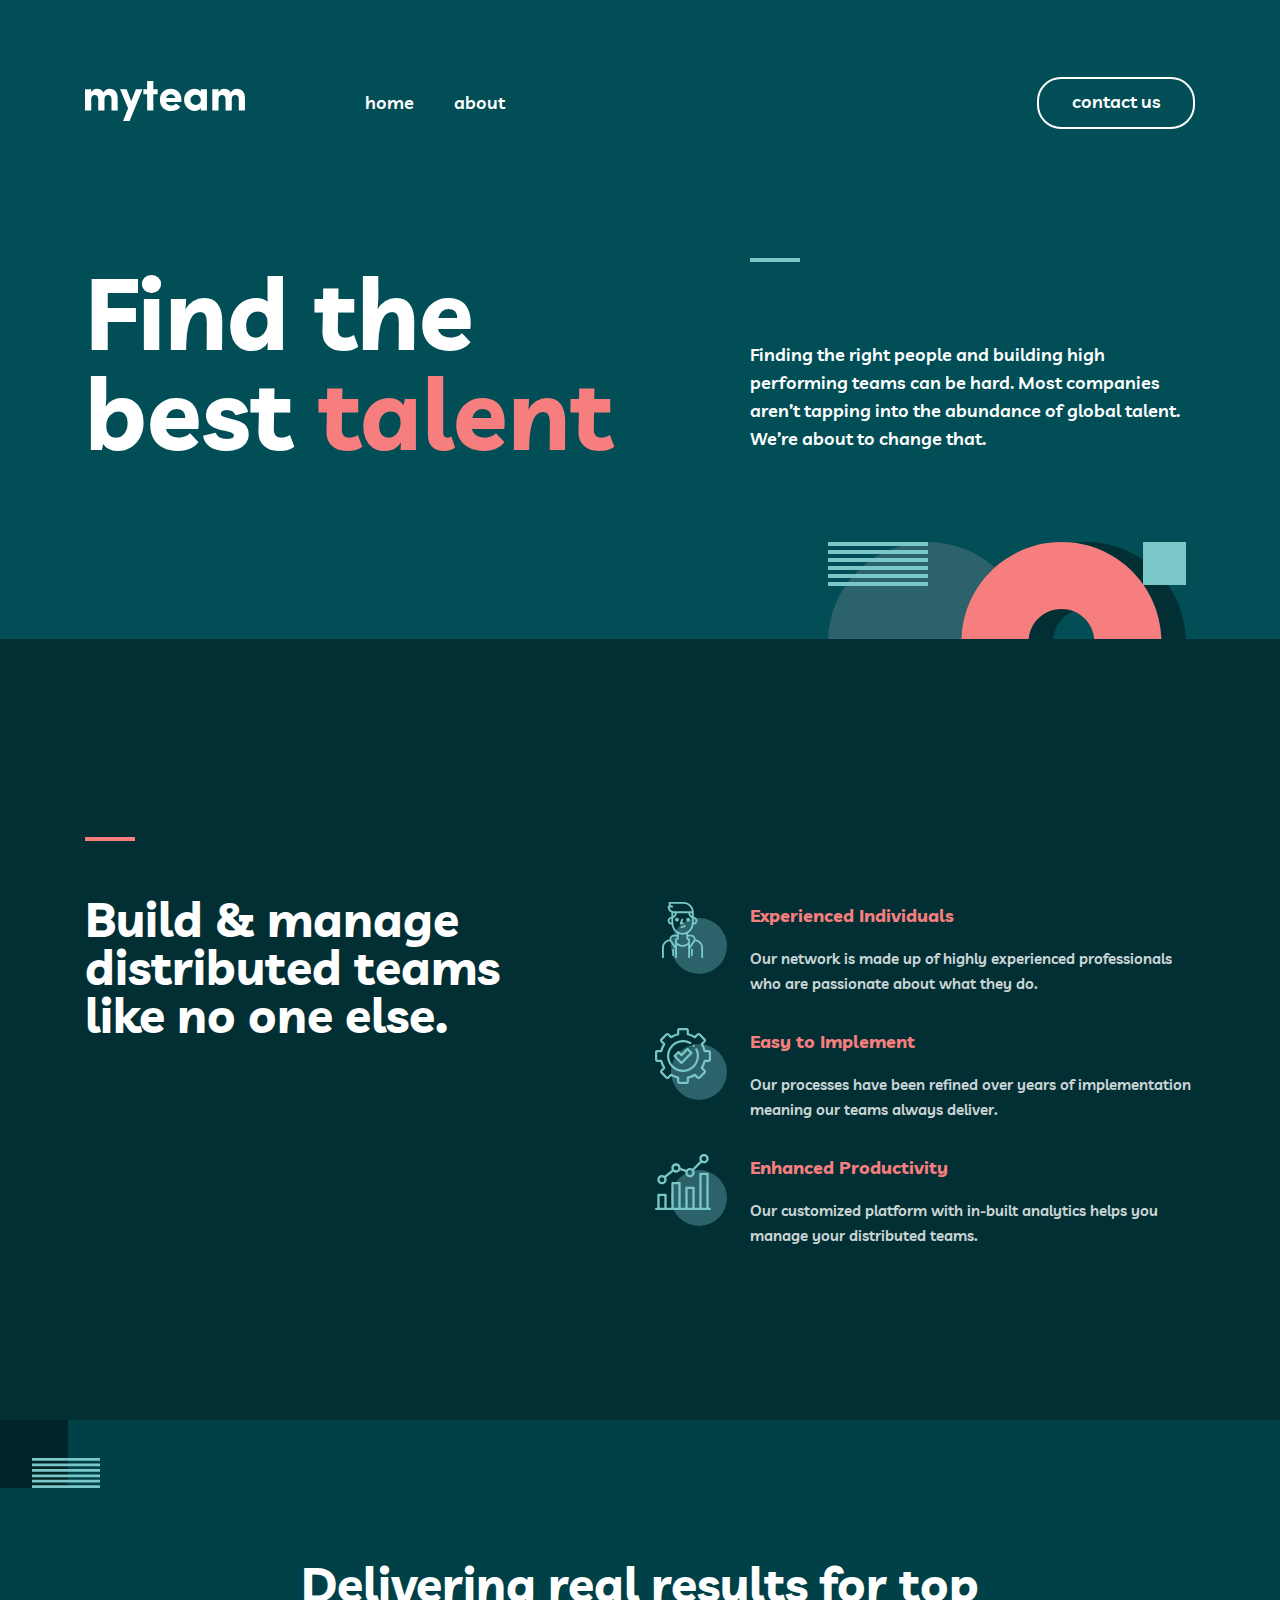
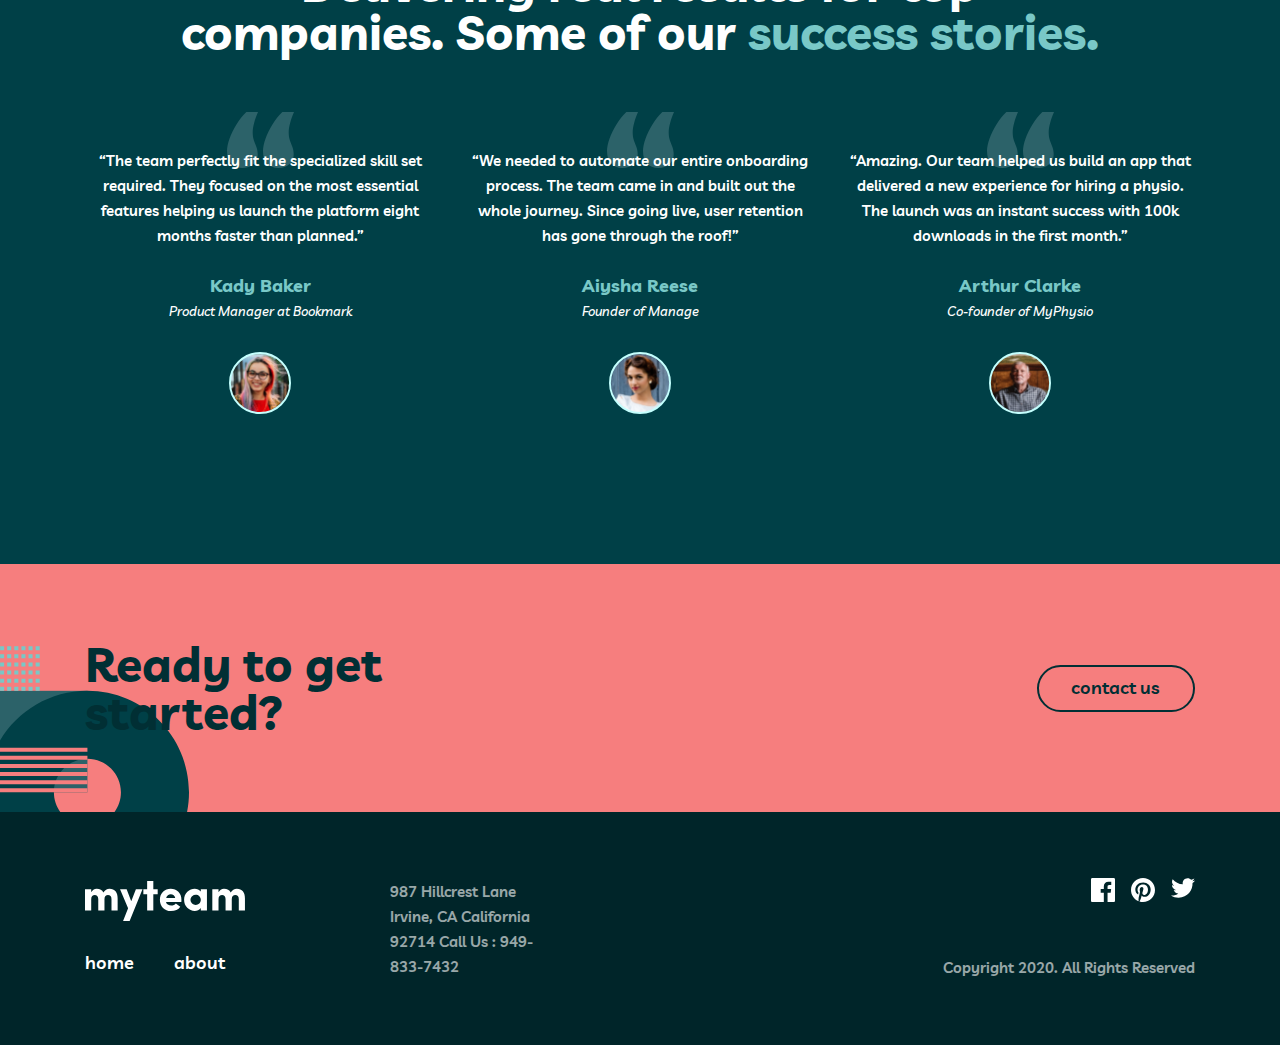
<file: index.html>
<!DOCTYPE html>
<html lang="en">

<head>
  <meta charset="UTF-8">
  <meta http-equiv="X-UA-Compatible" content="IE=edge">
  <meta name="viewport" content="width=device-width, initial-scale=1.0">
  <title>myteam</title>
  <link rel="preconnect" href="https://fonts.gstatic.com">
  <link href="https://fonts.googleapis.com/css2?family=Livvic:wght@500;600;700&display=swap" rel="stylesheet">
  <link rel="stylesheet" href="./css/normalize.css">
  <link rel="stylesheet" href="./css/styles.css">
</head>

<body>

  <header class="site-header">
    <div class="container">
      <div class="site-nav__contents">
        <a class="site--header__logo" href="#index.html">
          <img src="./img/myteam.svg" alt="myteam logo" width="160" height="40">
        </a>
        <ul class="site-nav__list">
          <li class="site-header__item">
            <a class="site-header__link" href="#">home</a>
          </li>
          <li class="site-header__item">
            <a class="site-header__link" href="about.html">about</a>
          </li>
        </ul>
        <a class="site-contact__link" href="contact.html">contact us</a>
      </div>
    </div>


    <section class="site-hero">
      <div class="container">
        <div class="site-hero__contents">
          <div class="hero-left__content">
            <h1 class="site-hero__title">
              Find the best <span class="talent">talent</span>
            </h1>
          </div>

          <div class="hero-right__content">
            <p class="site-hero__dsc">
              Finding the right people and building high performing teams can be hard. Most companies aren’t tapping
              into the abundance of global talent. We’re about to change that.
            </p>
          </div>
        </div>
      </div>
    </section>
  </header>

  <main class="site-main">
    <section class="main-site">
      <div class="container">
        <div class="site-main-features">
          <div class="features-left__content">
            <h2 class="features-title">Build & manage distributed teams like no one else.</h2>
          </div>

          <div class="features-left__content">
            <ul class="features__list">
              <li class="features__item">
                <div>
                  <h3 class="features-item__title">Experienced Individuals</h3>
                  <p class="features-item__dsc">Our network is made up of highly experienced professionals who are passionate about what they do.</p>
                </div>
              </li>

              <li class="features__item featured-item__second">
                <div>
                  <h3 class="features-item__title">Easy to Implement</h3>
                  <p class="features-item__dsc">Our processes have been refined over years of implementation meaning our teams always deliver.</p>
                </div>
              </li>

              <li class="features__item features-item__third">
                <div>
                  <h3 class="features-item__title">Enhanced Productivity</h3>
                  <p class="features-item__dsc">Our customized platform with in-built analytics helps you manage your distributed teams.</p>
                </div>
              </li>
            </ul>
          </div>
        </div>
      </div>
    </section>
  </main>

  <section class="section-delivering">
    <div class="container">
      <div class="delivering-title">
        <h2 class="delivering-dsc">
          Delivering real results for top companies. Some of our <span class="delivering-title-span">success stories.</span>
        </h2>
      </div>
    </div>

    <div class="delivering-list__items">
      <ul class="delivering-list__ul">
        <li class="delivering-list__item delivering-item-first">
          <blockquote class="delivering-item__dsc">
            “The team perfectly fit the specialized skill set required. They focused on the most essential features helping us launch the platform eight months faster than planned.”
          </blockquote>
          <h4 class="delivering-item__title">Kady Baker</h4>
          <p class="delivering-item__text">Product Manager at Bookmark</p>
          <img class="delivering-item__img" src="./img/oval-first-girl.svg" alt="Kady Baker" width="62" height="62">
        </li>

        <li class="delivering-list__item">
          <blockquote class="delivering-item__dsc">
            “We needed to automate our entire onboarding process. The team came in and built out the whole journey. Since going live, user retention has gone through the roof!”
          </blockquote>
          <h4 class="delivering-item__title">Aiysha Reese</h4>
          <p class="delivering-item__text">Founder of Manage</p>
          <img class="delivering-item__img" src="./img/girl.svg" alt="Aiysha Reese" width="62" height="62">
        </li>

        <li class="delivering-list__item delivering-item-last">
          <blockquote class="delivering-item__dsc">
            “Amazing. Our team helped us build an app that delivered a new experience for hiring a physio. The launch was an instant success with 100k downloads in the first month.”
          </blockquote>
          <h4 class="delivering-item__title">Arthur Clarke</h4>
          <p class="delivering-item__text">Co-founder of MyPhysio</p>
          <img class="delivering-item__img" src="./img/uncle.svg" alt="Arthur Clarke" width="62" height="62">
        </li>
      </ul>
    </div>
   </section>

   <section class="ready-section">
     <div class="container">
      <div class="ready-section__contents">
        <div class="ready-title__box">
          <h2 class="ready-title">Ready to get started?</h2>
        </div>
        <div class="ready-link__box">
          <a class="ready-link" href="#">contact us</a>
        </div>
      </div>
     </div>
   </section>

   <footer class="site-footer">
     <div class="footer-contents container">
      <div class="site-footer-left__content">
        <a href="#">
          <img src="./img/myteam.svg" alt="site logo" width="160" height="40">
        </a>
        <ul class="site-footer__list">
          <li class="site-footer__item">
            <a class="site-footer__link" href="#">home</a>
          </li>
          <li class="site-footer__item">
            <a class="site-footer__link" href="about.html">about</a>
          </li>
        </ul>
      </div>

      <div class="site-footer__box">
        <address class="site-footer__text">987  Hillcrest Lane Irvine, CA California 92714 Call Us : 949-833-7432</address>
      </div>

      <div class="footer-right__content">
        <ul class="left-content__list">
          <li class="left-content__item">
            <a href="#" class="left-content__link">
              <svg class="icons" width="24" height="24" viewBox="0 0 24 24" xmlns="http://www.w3.org/2000/svg">
                <path d="M22.675 0H1.325C0.593 0 0 0.593 0 1.325V22.676C0 23.407 0.593 24 1.325 24H12.82V14.706H9.692V11.084H12.82V8.413C12.82 5.313 14.713 3.625 17.479 3.625C18.804 3.625 19.942 3.724 20.274 3.768V7.008L18.356 7.009C16.852 7.009 16.561 7.724 16.561 8.772V11.085H20.148L19.681 14.707H16.561V24H22.677C23.407 24 24 23.407 24 22.675V1.325C24 0.593 23.407 0 22.675 0Z"/>
                </svg>
            </a>
          </li>
          <li class="left-content__item">
            <a href="#" class="left-content__link">
              <svg class="icons" width="24" height="24" viewBox="0 0 24 24" xmlns="http://www.w3.org/2000/svg">
                <path id="Path" d="M12 0C5.373 0 0 5.372 0 12C0 17.084 3.163 21.426 7.627 23.174C7.522 22.225 7.427 20.769 7.669 19.733C7.887 18.796 9.076 13.768 9.076 13.768C9.076 13.768 8.717 13.049 8.717 11.986C8.717 10.318 9.684 9.072 10.888 9.072C11.911 9.072 12.406 9.841 12.406 10.762C12.406 11.791 11.751 13.33 11.412 14.757C11.129 15.951 12.011 16.926 13.189 16.926C15.322 16.926 16.961 14.677 16.961 11.431C16.961 8.558 14.897 6.549 11.949 6.549C8.535 6.549 6.531 9.11 6.531 11.756C6.531 12.787 6.928 13.894 7.424 14.494C7.522 14.613 7.536 14.718 7.507 14.839L7.174 16.199C7.121 16.419 7 16.466 6.772 16.36C5.273 15.662 4.336 13.471 4.336 11.711C4.336 7.926 7.086 4.449 12.265 4.449C16.428 4.449 19.663 7.416 19.663 11.38C19.663 15.516 17.056 18.844 13.436 18.844C12.22 18.844 11.077 18.213 10.686 17.466L9.938 20.319C9.667 21.362 8.936 22.669 8.446 23.465C9.57 23.812 10.763 24 12 24C18.627 24 24 18.627 24 12C24 5.372 18.627 0 12 0Z"/>
                </svg>
            </a>
          </li>
          <li class="left-content__item">
            <a href="#" class="left-content__link">
              <svg class="icons" width="24" height="20" viewBox="0 0 24 20"       xmlns="http://www.w3.org/2000/svg">
                <path id="Path" d="M24 2.55699C23.117 2.94899 22.168 3.21299 21.172 3.33199C22.189 2.72299 22.97 1.75799 23.337 0.607986C22.386 1.17199 21.332 1.58199 20.21 1.80299C19.313 0.845986 18.032 0.247986 16.616 0.247986C13.437 0.247986 11.101 3.21399 11.819 6.29299C7.728 6.08799 4.1 4.12799 1.671 1.14899C0.381 3.36199 1.002 6.25699 3.194 7.72299C2.388 7.69699 1.628 7.47599 0.965 7.10699C0.911 9.38799 2.546 11.522 4.914 11.997C4.221 12.185 3.462 12.229 2.69 12.081C3.316 14.037 5.134 15.46 7.29 15.5C5.22 17.123 2.612 17.848 0 17.54C2.179 18.937 4.768 19.752 7.548 19.752C16.69 19.752 21.855 12.031 21.543 5.10599C22.505 4.41099 23.34 3.54399 24 2.55699Z"/>
                </svg>
            </a>
          </li>
        </ul>
        <p class="left-content__text">
          Copyright 2020. All Rights Reserved
        </p>
      </div>

     </div>
   </footer>
</body>

</html>
</file>
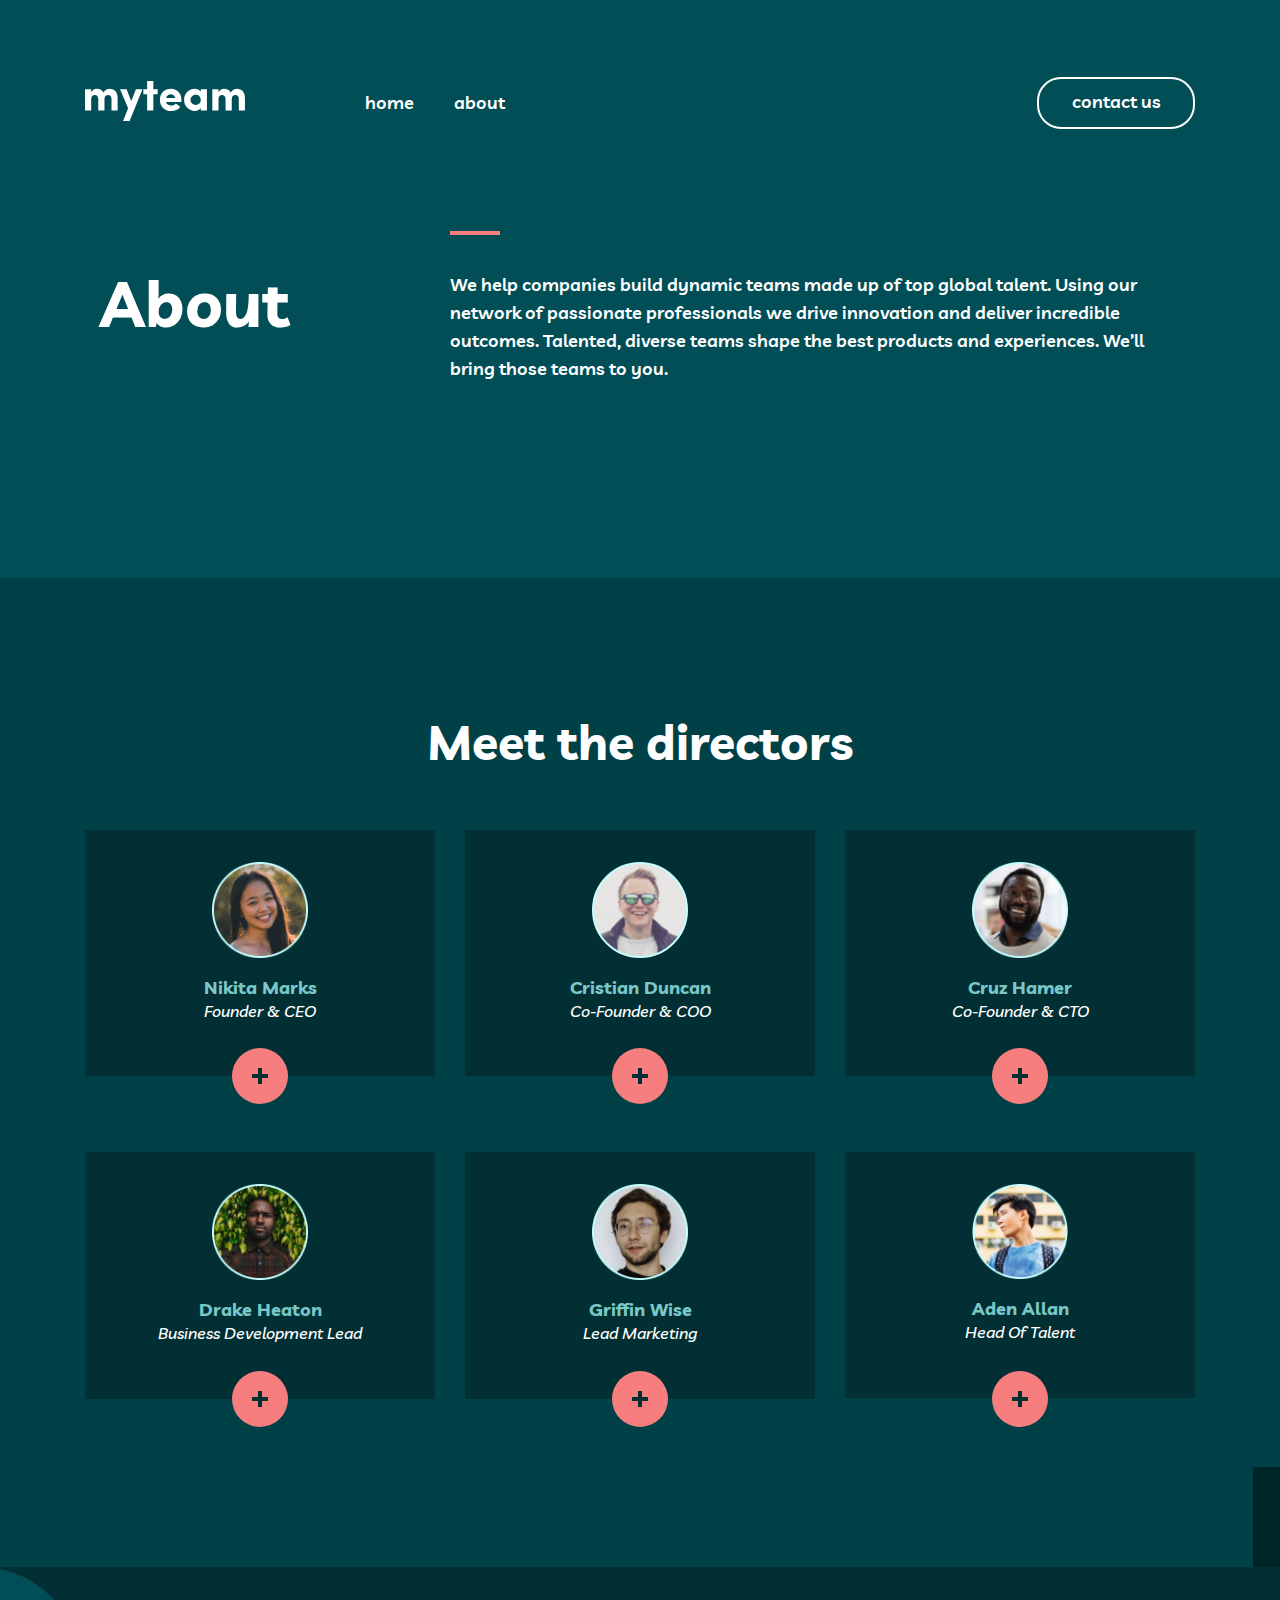
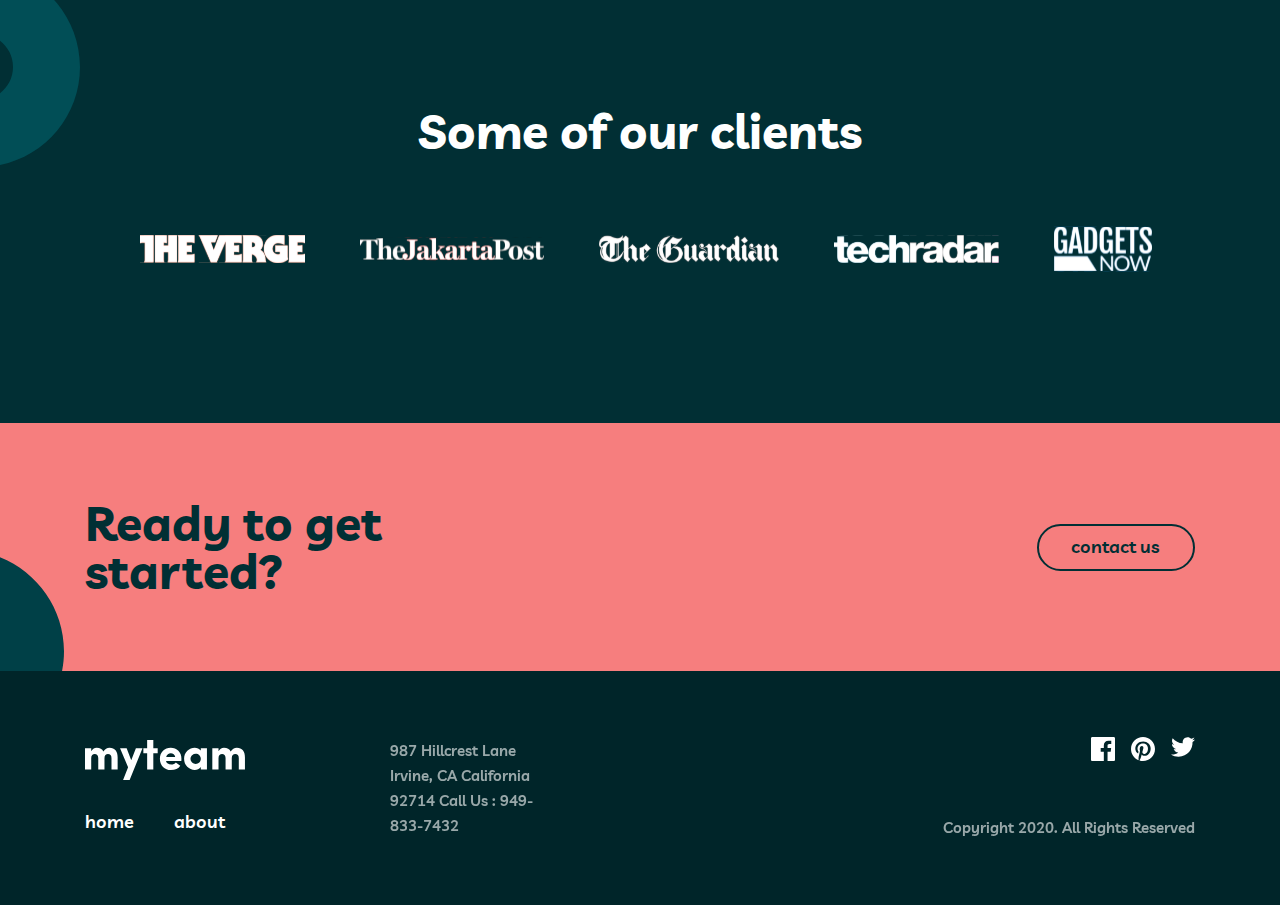
<file: about.html>
<!DOCTYPE html>
<html lang="en">
<head>
  <meta charset="UTF-8">
  <meta http-equiv="X-UA-Compatible" content="IE=edge">
  <meta name="viewport" content="width=device-width, initial-scale=1.0">
  <title>about</title>
  <link rel="preconnect" href="https://fonts.gstatic.com">
  <link href="https://fonts.googleapis.com/css2?family=Livvic:wght@500;600;700&display=swap" rel="stylesheet">
  <link rel="stylesheet" href="./css/normalize.css">
  <link rel="stylesheet" href="./css/about.css">
</head>
<body>
  <header class="site-header">
    <div class="container">
      <div class="site-nav__contents">
        <a class="site--header__logo" href="index.html">
          <img src="./img/myteam.svg" alt="myteam logo" width="160" height="40">
        </a>
        <ul class="site-nav__list">
          <li class="site-header__item">
            <a class="site-header__link" href="index.html">home</a>
          </li>
          <li class="site-header__item">
            <a class="site-header__link" href="#">about</a>
          </li>
        </ul>
        <a class="site-contact__link" href="contact.html">contact us</a>
      </div>
    </div>

    <div class="site-hero__box">

      <div class="hero-title__box">
        <h1 class="site-hero__title">About</h1>
      </div>


      <div class="hero-text__box">
        <p class="site-hero__text">We help companies build dynamic teams made up of top global talent. Using our network of passionate professionals we drive innovation and deliver incredible outcomes. Talented, diverse teams shape the best products and experiences. We’ll bring those teams to you.</p>
      </div>
    </div>
    </header>

    <main class="site-main">
      <section class="directors">
        <div class="container">
          <div class="directors__inner">
            <h2 class="heading-secondary directors-heading">Meet the directors</h2>

            <ol class="directors__list">
              <li class="direstors__item director">
                <div class="director__side-front">
                  <img class="director__avatar" src="./img/nikita-marks.png" width="96" height="96"
                    alt="Avatar photo of Nikita Marks">
                  <h3 class="director__name">Nikita Marks</h3>
                  <p class="director__job">Founder & CEO</p>
                </div>
                <button class="director__button"></button>
              </li>

              <li class="direstors__item director">
                <div class="director__side-front">
                  <img class="director__avatar" src="./img/avatar.svg" width="96" height="96"
                    alt="Avatar photo of Cristian Duncan">
                  <h3 class="director__name">Cristian Duncan</h3>
                  <p class="director__job">Co-founder & COO</p>
                </div>
                <button class="director__button"></button>
              </li>

              <li class="direstors__item director">
                <div class="director__side-front">
                  <img class="director__avatar" src="./img/kruz-hamer.png" width="96" height="96"
                    alt="Avatar photo of Cruz Hamer">
                  <h3 class="director__name">Cruz Hamer</h3>
                  <p class="director__job">Co-founder & CTO</p>
                </div>
                <button class="director__button"></button>
              </li>

              <li class="direstors__item director">
                <div class="director__side-front">
                  <img class="director__avatar" src="./img/drake-heaton.png" width="96" height="96"
                    alt="Avatar photo of Drake Heaton">
                  <h3 class="director__name">Drake Heaton</h3>
                  <p class="director__job">Business Development Lead</p>
                </div>
                <button class="director__button"></button>
              </li>

              <li class="direstors__item director">
                <div class="director__side-front">
                  <img class="director__avatar" src="./img/griffen.png" width="96" height="96"
                    alt="Avatar photo of Griffin Wise">
                  <h3 class="director__name">Griffin Wise</h3>
                  <p class="director__job">Lead Marketing</p>
                </div>
                <button class="director__button"></button>
              </li>

              <li class="direstors__item director">
                <div class="director__side-front">
                  <img class="director__avatar" src="./img/aden-allen.png" width="96" height="96"
                    alt="Avatar photo of Aden Allan">
                  <h3 class="director__name">Aden Allan</h3>
                  <p class="director__job">Head of Talent</p>
                </div>
                <button class="director__button"></button>
              </li>
            </ol>
          </div>
        </div>
      </section>

      <section class="clients">
        <div class="container">

          <div class="clients-heading__box">
            <h2 class="clients-heading__title">Some of our clients</h2>
          </div>

            <ul class="clients-section__list">
              <li class="clients-section__item">
                <img class="clients-section__img" src="./img/logo-the-verge.svg" alt="logo the verge" width="165" height="28">
              </li>
              <li class="clients-section__item">
                <img class="clients-section__img" src="./img/logo-thejakartapost.svg" alt="logo jakarta post" width="184" height="23">
              </li>
              <li class="clients-section__item">
                <img class="clients-section__img" src="./img/logo-the-guardian.svg" alt="logo-the-guardian" width="180" height="28">
              </li>
              <li class="clients-section__item">
                <img class="clients-section__img" src="./img/logo-techradar.svg" alt="logo-techradar" width="165" height="28">
              </li>
              <li class="clients-section__item">
                <img class="clients-section__img" src="./img/logo-gadgets-now.svg" alt="logo-gadgets-now" width="98" height="45">
              </li>
            </ul>
          </div>
      </section>

    </main>

    <section class="ready-section">
      <div class="container">
       <div class="ready-section__contents">
         <div class="ready-title__box">
           <h2 class="ready-title">Ready to get started?</h2>
         </div>
         <div class="ready-link__box">
           <a class="ready-link" href="#">contact us</a>
         </div>
       </div>
      </div>
    </section>

    <footer class="site-footer">
      <div class="footer-contents container">
       <div class="site-footer-left__content">
         <a href="#">
           <img src="./img/myteam.svg" alt="site logo" width="160" height="40">
         </a>
         <ul class="site-footer__list">
           <li class="site-footer__item">
             <a class="site-footer__link" href="index.html">home</a>
           </li>
           <li class="site-footer__item">
             <a class="site-footer__link" href="#">about</a>
           </li>
         </ul>
       </div>

       <div class="site-footer__box">
         <address class="site-footer__text">987  Hillcrest Lane Irvine, CA California 92714 Call Us : 949-833-7432</address>
       </div>

       <div class="footer-right__content">
         <ul class="left-content__list">
           <li class="left-content__item">
             <a href="#" class="left-content__link">
               <svg class="icons" width="24" height="24" viewBox="0 0 24 24" xmlns="http://www.w3.org/2000/svg">
                 <path d="M22.675 0H1.325C0.593 0 0 0.593 0 1.325V22.676C0 23.407 0.593 24 1.325 24H12.82V14.706H9.692V11.084H12.82V8.413C12.82 5.313 14.713 3.625 17.479 3.625C18.804 3.625 19.942 3.724 20.274 3.768V7.008L18.356 7.009C16.852 7.009 16.561 7.724 16.561 8.772V11.085H20.148L19.681 14.707H16.561V24H22.677C23.407 24 24 23.407 24 22.675V1.325C24 0.593 23.407 0 22.675 0Z"/>
                 </svg>
             </a>
           </li>
           <li class="left-content__item">
             <a href="#" class="left-content__link">
               <svg class="icons" width="24" height="24" viewBox="0 0 24 24" xmlns="http://www.w3.org/2000/svg">
                 <path id="Path" d="M12 0C5.373 0 0 5.372 0 12C0 17.084 3.163 21.426 7.627 23.174C7.522 22.225 7.427 20.769 7.669 19.733C7.887 18.796 9.076 13.768 9.076 13.768C9.076 13.768 8.717 13.049 8.717 11.986C8.717 10.318 9.684 9.072 10.888 9.072C11.911 9.072 12.406 9.841 12.406 10.762C12.406 11.791 11.751 13.33 11.412 14.757C11.129 15.951 12.011 16.926 13.189 16.926C15.322 16.926 16.961 14.677 16.961 11.431C16.961 8.558 14.897 6.549 11.949 6.549C8.535 6.549 6.531 9.11 6.531 11.756C6.531 12.787 6.928 13.894 7.424 14.494C7.522 14.613 7.536 14.718 7.507 14.839L7.174 16.199C7.121 16.419 7 16.466 6.772 16.36C5.273 15.662 4.336 13.471 4.336 11.711C4.336 7.926 7.086 4.449 12.265 4.449C16.428 4.449 19.663 7.416 19.663 11.38C19.663 15.516 17.056 18.844 13.436 18.844C12.22 18.844 11.077 18.213 10.686 17.466L9.938 20.319C9.667 21.362 8.936 22.669 8.446 23.465C9.57 23.812 10.763 24 12 24C18.627 24 24 18.627 24 12C24 5.372 18.627 0 12 0Z"/>
                 </svg>
             </a>
           </li>
           <li class="left-content__item">
             <a href="#" class="left-content__link">
               <svg class="icons" width="24" height="20" viewBox="0 0 24 20"       xmlns="http://www.w3.org/2000/svg">
                 <path id="Path" d="M24 2.55699C23.117 2.94899 22.168 3.21299 21.172 3.33199C22.189 2.72299 22.97 1.75799 23.337 0.607986C22.386 1.17199 21.332 1.58199 20.21 1.80299C19.313 0.845986 18.032 0.247986 16.616 0.247986C13.437 0.247986 11.101 3.21399 11.819 6.29299C7.728 6.08799 4.1 4.12799 1.671 1.14899C0.381 3.36199 1.002 6.25699 3.194 7.72299C2.388 7.69699 1.628 7.47599 0.965 7.10699C0.911 9.38799 2.546 11.522 4.914 11.997C4.221 12.185 3.462 12.229 2.69 12.081C3.316 14.037 5.134 15.46 7.29 15.5C5.22 17.123 2.612 17.848 0 17.54C2.179 18.937 4.768 19.752 7.548 19.752C16.69 19.752 21.855 12.031 21.543 5.10599C22.505 4.41099 23.34 3.54399 24 2.55699Z"/>
                 </svg>
             </a>
           </li>
         </ul>
         <p class="left-content__text">
           Copyright 2020. All Rights Reserved
         </p>
       </div>

      </div>
    </footer>

</body>
</html>
</file>
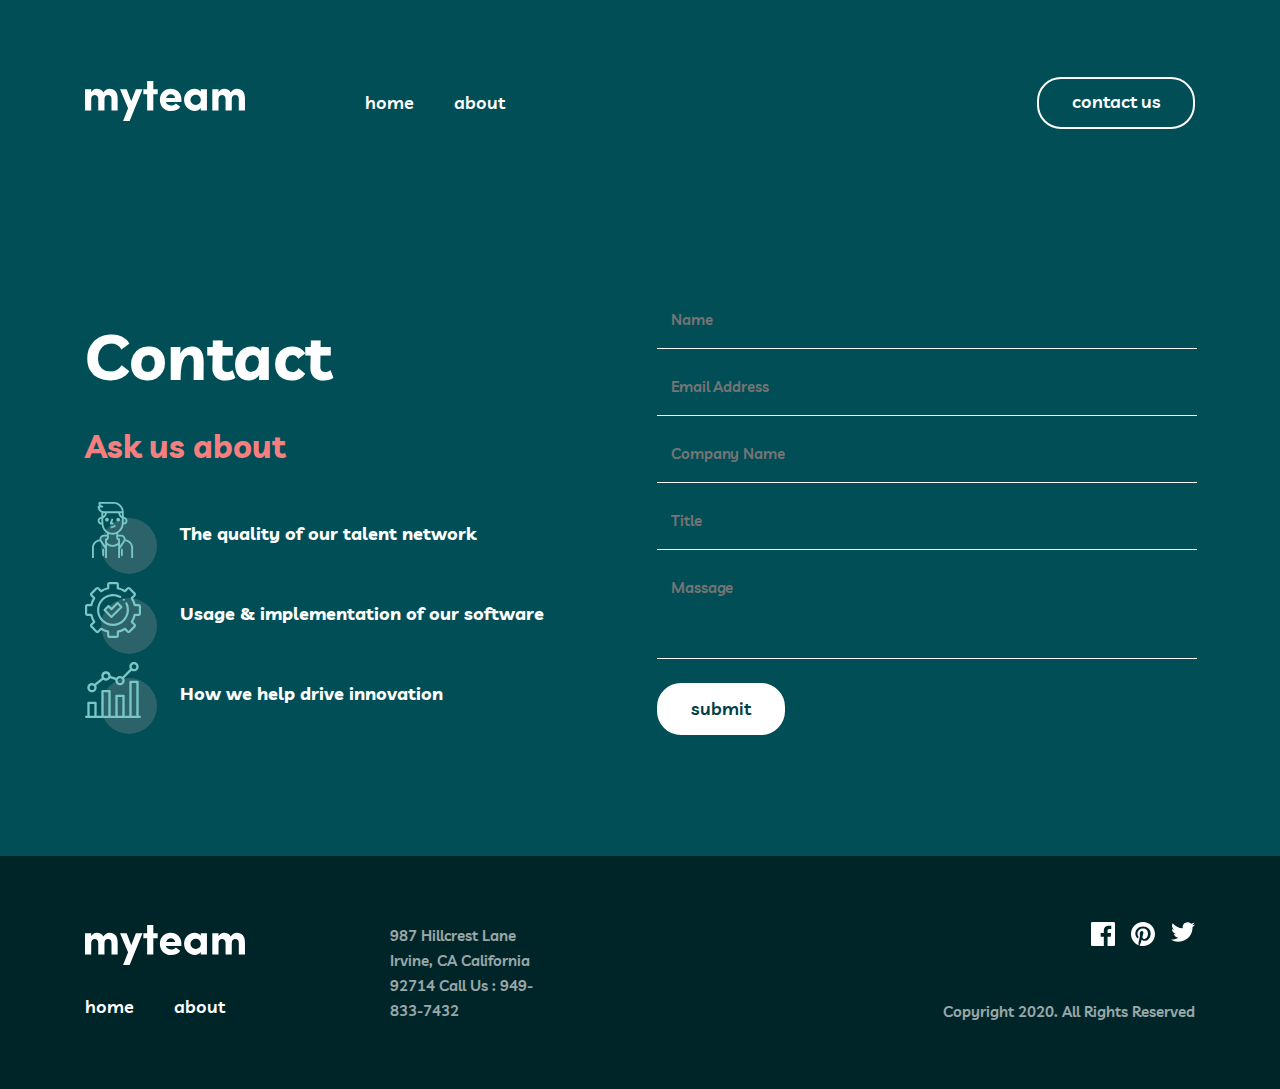
<file: contact.html>
<!DOCTYPE html>
<html lang="en">
<head>
  <meta charset="UTF-8">
  <meta http-equiv="X-UA-Compatible" content="IE=edge">
  <meta name="viewport" content="width=device-width, initial-scale=1.0">
  <title>contact</title>
  <link rel="preconnect" href="https://fonts.gstatic.com">
  <link href="https://fonts.googleapis.com/css2?family=Livvic:wght@500;600;700&display=swap" rel="stylesheet">
  <link rel="stylesheet" href="./css/contact.css">
  <link rel="stylesheet" href="./css/normalize.css">
</head>
<body>

<header class="site-header">
  <div class="container">
    <div class="site-nav__contents">
      <a class="site--header__logo" href="index.html">
        <img src="./img/myteam.svg" alt="myteam logo" width="160" height="40">
      </a>
      <ul class="site-nav__list">
        <li class="site-header__item">
          <a class="site-header__link" href="index.html">home</a>
        </li>
        <li class="site-header__item">
          <a class="site-header__link" href="about.html">about</a>
        </li>
      </ul>
      <a class="site-contact__link" href="#">contact us</a>
    </div>
  </div>
</header>

<main class="site-main">
  <div class="container">
    <div class="site-main__contents">
      <div class="site-main__left--content">
        <h1 class="left-content__heading">Contact</h1>
        <h2 class="left-content__title">Ask us about</h2>

        <ul class="left-content__list">
          <li class="left-content__item">
            <h3 class="left-content__dsc">The quality of our talent network</h3>
          </li>
          <li class="left-content__item easy">
            <h3 class="left-content__dsc">Usage & implementation of our software</h3>
          </li>
          <li class="left-content__item diagnost">
            <h3 class="left-content__dsc">How we help drive innovation</h3>
          </li>
        </ul>
      </div>

      <div class="site-main-right__content">

        <form class="contacts__form" action="https://echo.htmlacademy.ru" method="POST">
          <div class="input__group">
            <input class="field name-field" type="text" name="name"  minlength="2" placeholder="Name" aria-label="input name" required>
            <p class="incorrect">This field is required</p>
          </div>

          <div class="input__group">
            <input class="field" type="email" name="name"  placeholder="Email Address" aria-label="input email address" required>
            <p class="incorrect">This field is required</p>
          </div>

          <div class="input__group">
            <input class="field" type="text" name="name" minlength="2" placeholder="Company Name" aria-label="input company name" required>
            <p class="incorrect">This field is required</p>
          </div>

          <div class="input__group">
            <input class="field" type="text" name="name" minlength="2" placeholder="Title" aria-label="input title" required>
            <p class="incorrect">This field is required</p>
          </div>

          <div class="input__group">
            <input class="field" type="text" name="name" placeholder="Massage" aria-label="input massage" required>
          </div>

          <button class="contacta__button" type="submit">submit</button>
        </form>

      </div>
    </div>
  </div>
</main>

<footer class="site-footer">
  <div class="footer-contents container">
   <div class="site-footer-left__content">
     <a href="#">
       <img src="./img/myteam.svg" alt="site logo" width="160" height="40">
     </a>
     <ul class="site-footer__list">
       <li class="site-footer__item">
         <a class="site-footer__link" href="index.html">home</a>
       </li>
       <li class="site-footer__item">
         <a class="site-footer__link" href="about.html">about</a>
       </li>
     </ul>
   </div>

   <div class="site-footer__box">
     <address class="site-footer__text">987  Hillcrest Lane Irvine, CA California 92714 Call Us : 949-833-7432</address>
   </div>

   <div class="footer-right__content">
     <ul class="footer-left-content__list">
       <li class="footer-left-content__item">
         <a href="#" class="left-content__link">
           <svg class="icons" width="24" height="24" viewBox="0 0 24 24" xmlns="http://www.w3.org/2000/svg">
             <path d="M22.675 0H1.325C0.593 0 0 0.593 0 1.325V22.676C0 23.407 0.593 24 1.325 24H12.82V14.706H9.692V11.084H12.82V8.413C12.82 5.313 14.713 3.625 17.479 3.625C18.804 3.625 19.942 3.724 20.274 3.768V7.008L18.356 7.009C16.852 7.009 16.561 7.724 16.561 8.772V11.085H20.148L19.681 14.707H16.561V24H22.677C23.407 24 24 23.407 24 22.675V1.325C24 0.593 23.407 0 22.675 0Z"/>
             </svg>
         </a>
       </li>
       <li class="footer-left-content__item">
         <a href="#" class="left-content__link">
           <svg class="icons" width="24" height="24" viewBox="0 0 24 24" xmlns="http://www.w3.org/2000/svg">
             <path id="Path" d="M12 0C5.373 0 0 5.372 0 12C0 17.084 3.163 21.426 7.627 23.174C7.522 22.225 7.427 20.769 7.669 19.733C7.887 18.796 9.076 13.768 9.076 13.768C9.076 13.768 8.717 13.049 8.717 11.986C8.717 10.318 9.684 9.072 10.888 9.072C11.911 9.072 12.406 9.841 12.406 10.762C12.406 11.791 11.751 13.33 11.412 14.757C11.129 15.951 12.011 16.926 13.189 16.926C15.322 16.926 16.961 14.677 16.961 11.431C16.961 8.558 14.897 6.549 11.949 6.549C8.535 6.549 6.531 9.11 6.531 11.756C6.531 12.787 6.928 13.894 7.424 14.494C7.522 14.613 7.536 14.718 7.507 14.839L7.174 16.199C7.121 16.419 7 16.466 6.772 16.36C5.273 15.662 4.336 13.471 4.336 11.711C4.336 7.926 7.086 4.449 12.265 4.449C16.428 4.449 19.663 7.416 19.663 11.38C19.663 15.516 17.056 18.844 13.436 18.844C12.22 18.844 11.077 18.213 10.686 17.466L9.938 20.319C9.667 21.362 8.936 22.669 8.446 23.465C9.57 23.812 10.763 24 12 24C18.627 24 24 18.627 24 12C24 5.372 18.627 0 12 0Z"/>
             </svg>
         </a>
       </li>
       <li class="footer-left-content__item">
         <a href="#" class="left-content__link">
           <svg class="icons" width="24" height="20" viewBox="0 0 24 20"       xmlns="http://www.w3.org/2000/svg">
             <path id="Path" d="M24 2.55699C23.117 2.94899 22.168 3.21299 21.172 3.33199C22.189 2.72299 22.97 1.75799 23.337 0.607986C22.386 1.17199 21.332 1.58199 20.21 1.80299C19.313 0.845986 18.032 0.247986 16.616 0.247986C13.437 0.247986 11.101 3.21399 11.819 6.29299C7.728 6.08799 4.1 4.12799 1.671 1.14899C0.381 3.36199 1.002 6.25699 3.194 7.72299C2.388 7.69699 1.628 7.47599 0.965 7.10699C0.911 9.38799 2.546 11.522 4.914 11.997C4.221 12.185 3.462 12.229 2.69 12.081C3.316 14.037 5.134 15.46 7.29 15.5C5.22 17.123 2.612 17.848 0 17.54C2.179 18.937 4.768 19.752 7.548 19.752C16.69 19.752 21.855 12.031 21.543 5.10599C22.505 4.41099 23.34 3.54399 24 2.55699Z"/>
             </svg>
         </a>
       </li>
     </ul>
     <p class="left-content__text">
       Copyright 2020. All Rights Reserved
     </p>
   </div>

  </div>
</footer>


</body>
</html>
</file>
<file: css/styles.css>
html {
  box-sizing: border-box;
}

*,
::before,
::after {
  box-sizing: inherit;
}

body {
  font-family: 'Livvic', sans-serif;
  height: 100%;
}

img {
  height: 100%;
}

.container {
  max-width: 1160px;
  padding-left: 25px;
  padding-right: 25px;
  margin-left: auto;
  margin-right: auto;
}

.site-header{
  background-color: #014E56;
  padding-top: 77px;
  padding-bottom: 177px;
  overflow: hidden;
}

.site--header__logo:active{
  transition: 0.4s ease;
  opacity: 0.4;
}

.site-nav__contents{
  display: flex;
  align-items: center;
}

.site-nav__list{
  display: flex;
  list-style: none;
  padding: 0;
  margin: 0;
  margin-left: 80px;
}

.site-header__link{
  width: 51px;
  text-decoration: none;
  font-style: normal;
  font-weight: 600;
  font-size: 18px;
  line-height: 28 px;
  color: #FFFFFF;
  margin-left: 40px;
  transition: color 0.4s ease;
}

.site-header__link:hover{
  color: #F67E7E;
}

.site-contact__link{
  text-decoration: none;
  font-style: normal;
  font-weight: 600;
  font-size: 18px;
  line-height: 28px;
  color: #FFFFFF;
  border: 2px solid #FFFFFF;
  box-sizing: border-box;
  border-radius: 24px;
  margin-left: auto;
  padding-top: 9px;
  padding-right: 32px;
  padding-bottom: 11px;
  padding-left: 33px;
  transition: color 0.4s ease,
    background-color 0.4s ease;
}

.site-contact__link:hover{
  color: #002529;
  background-color: #ffffff;
}


.site-hero__contents{
  display: flex;
}

.hero-left__content{
  width: 635px;
  display: flex;
}

.site-hero__title{
  margin: 0;
  padding: 0;
  font-style: normal;
  font-weight: bold;
  font-size: 100px;
  line-height: 100px;
  color: #FFFFFF;
  padding-top: 133px;
}



.site-hero{
  content: "";
  background-image: url(../img/bg-img-left-top.svg);
  background-repeat: no-repeat;
  background-size: 180px;
  background-position: calc(50% + -767px) 145px;
}

.site-hero{
  position: relative;
}

.talent{
  margin: 0;
  padding: 0;
  font-style: normal;
  font-weight: bold;
  font-size: 100px;
  line-height: 100px;
  color: #F67E7E;
  padding-top: 133px;
}

.site-hero__dsc{
  width: 445px;
  font-style: normal;
  font-weight: 600;
  font-size: 18px;
  line-height: 28px;
  color: #FFFFFF;
  padding: 0;
  margin: 0;
  margin-left: 120px;
  padding-top: 129px;
}

.site-hero__dsc::before{
  content: "";
  display: block;
  width: 50px;
  height: 4px;
  background: #79C8C7;
  margin-bottom: 79px;
}

.hero-right__content{
  position: relative;
  z-index: 1;
}

.hero-right__content::after{
  content: "";
  position: absolute;
  width: 358px;
  height: 200px;
  background-image: url(../img/bg-img-bottom.svg);
  background-repeat: no-repeat;
  background-position: center;
  left: calc(35%);
  top: calc(124%);
  z-index: 99;
}

.site-main{
  background-color: #012F34;
  padding-bottom: 140px;
  position: relative;
}

.site-main-features{
  display: flex;
  padding-top: 198px;
}

.features-title{
  margin: 0;
  padding: 0;
  width: 445px;
  font-style: normal;
  font-weight: bold;
  font-size: 48px;
  line-height: 48px;
  color: #FFFFFF;
}

.features-title::before{
  content: "";
  display: block;
  width: 50px;
  height: 4px;
  background-color: #F67E7E;
  margin-bottom: 54px;
}

.features__list{
  list-style: none;
  margin: 0;
  padding: 0;
  padding-top: 65px;
}

.features-item__title{
  width: 445px;
  font-style: normal;
  font-weight: bold;
  font-size: 18px;
  line-height: 28px;
  color: #F67E7E;
  padding: 0;
  margin: 0;
  margin-bottom: 16px;
}

.features-item__dsc{
  width: 445px;
  font-style: normal;
  font-weight: 600;
  font-size: 15px;
  line-height: 25px;
  color: #FFFFFF;
  mix-blend-mode: normal;
  opacity: 0.8;
  padding: 0;
  margin: 0;
}

.features__item{
  display: flex;
  margin-left: 125px;
  margin-bottom: 32px;
}

.features__item::before{
  content: "";
  display: block;
  width: 72px;
  height: 72px;
  background-image: url(../img/human.svg);
  background-repeat: no-repeat;
  background-size: contain;
  background-position: center;
  margin-right: 23px;
}

.featured-item__second::before{
  content: "";
  display: block;
  width: 72px;
  height: 72px;
  background-image: url(../img/easy.svg);
  background-repeat: no-repeat;
  background-size: contain;
  background-position: center;
  margin-right: 23px;
}

.features-item__third::before{
  content: "";
  display: block;
  width: 72px;
  height: 72px;
  background-image: url(../img/enhanced.svg);
  background-repeat: no-repeat;
  background-size: contain;
  background-position: center;
  margin-right: 23px;
}


.site-main{
  background-image: url(../img/feature-img-bg.svg);
  background-repeat: no-repeat;
  background-size: 200px 244px;
  background-position: calc(50% + 760px) 100%;
}

.section-delivering{
  background: #004047;
  padding-top: 140px;
  padding-bottom: 150px;
}

.delivering-title{
  width: 932px;
  margin-left: auto;
  margin-right: auto;
}

.delivering-dsc{
  font-style: normal;
  font-weight: bold;
  font-size: 48px;
  line-height: 48px;
  text-align: center;
  color: #FFFFFF;
  margin: 0;
  padding: 0;
}

.delivering-title-span{
  font-style: normal;
  font-weight: bold;
  font-size: 48px;
  line-height: 48px;
  text-align: center;
  color: #79C8C7;
  margin: 0;
  padding: 0;
}

.delivering-list__ul{
  list-style: none;
  display: flex;
  margin: 0;
  padding: 0;
  margin-top: 56px;
  justify-content: center;
}

.delivering-list__item{
  display: flex;
  flex-direction: column;
  align-items: center;
  background-image: url(../img/string.svg);
  background-repeat: no-repeat;
  background-size: 67px 56px;
  background-position: top center;
  padding-top: 36px;
}

.delivering-item-first{
  margin-right: 30px;
}

.delivering-item-last{
  margin-left: 30px;
}


.delivering-item__dsc{
  width: 350px;
  font-style: normal;
  font-weight: 600;
  font-size: 15px;
  line-height: 25px;
  text-align: center;
  color: #FFFFFF;
  padding: 0;
  margin: 0;
  margin-bottom: 24px;
}

.delivering-item__title{
  width: 350px;
  font-style: normal;
  font-weight: bold;
  font-size: 18px;
  line-height: 28px;
  text-align: center;
  color: #79C8C7;
  padding: 0;
  margin: 0;
  margin-bottom: 2px;
}

.delivering-item__text{
  width: 350px;
  font-style: italic;
  font-weight: 500;
  font-size: 13px;
  line-height: 18px;
  text-align: center;
  color: #FFFFFF;
  padding: 0;
  margin: 0;
  margin-bottom: 32px;
}

.section-delivering{
  display: block;
  background-image: url(../img/delivering-top-bg-img.svg);
  background-repeat: no-repeat;
  background-size: 100px 100px;
  background-position-y: -16px;
}

.ready-section{
  background-color: #F67E7E;
  padding-top: 76px;
  padding-bottom: 76px;
}

.ready-section__contents{
  display: flex;
  align-items: center;
}

.ready-title__box{
  width: 504px;
}

.ready-title{
  font-style: normal;
  font-weight: bold;
  font-size: 48px;
  line-height: 48px;
  color: #012F34;
  margin: 0;
  padding: 0;
}

.ready-link{
  font-style: normal;
  font-weight: 600;
  font-size: 18px;
  line-height: 28px;
  color: #012F34;
  border: 2px solid #012F34;
  box-sizing: border-box;
  border-radius: 24px;
  text-decoration: none;
  padding-top: 9px;
  padding-right: 33px;
  padding-bottom: 11px;
  padding-left: 32px;
  transition: color 0.4s ease,
    background-color 0.4s ease;
}

.ready-link__box{
  margin-left: auto;
}

.ready-link:hover{
  background-color:  #012F34;
  color: #FFFFFF;
}

.ready-section{
  background-image: url(../img/ready-bg-img.svg);
  background-repeat: no-repeat;
  background-size: contain;
  background-position: calc(5% + -68px) 82px;
}

.site-footer{
  background-color: #002529;
  padding-top: 50px;
  padding-bottom: 50px;
}

.footer-contents{
  display: flex;
  align-items: center;
}

.site-footer__list{
  list-style: none;
  margin: 0;
  padding: 0;
  display: flex;
  margin-top: 25px;
}

.site-footer__link{
  width: 49px;
  font-style: normal;
  font-weight: 600;
  font-size: 18px;
  line-height: 28px;
  color: #FFFFFF;
  text-decoration: none;
  margin-right: 40px;
  transition: color 0.4s ease;
}

.site-footer__link:hover{
  color: #F67E7E;
}

.site-footer__box{
  width: 144px;
  padding: 0;
  margin: 0;
  margin-left: 125px;
}

.site-footer__text{
  font-style: normal;
  font-weight: 600;
  font-size: 15px;
  line-height: 25px;
  color: #FFFFFF;
  mix-blend-mode: normal;
  opacity: 0.6;
}

.left-content__list{
  list-style: none;
  display: flex;
  padding-left: 135px;
  margin-bottom: 50px;
}

.left-content__item{
  margin-left: 16px;
}

.icons{
  fill: #FFFFFF;
  transition: fill 0.3s ease;
}

.icons:hover{
  fill: #F67E7E;
}

.left-content__text{
  width: 255px;
  font-style: normal;
  font-weight: 600;
  font-size: 15px;
  line-height: 25px;
  text-align: right;
  color: #FFFFFF;
  mix-blend-mode: normal;
  opacity: 0.6;
}

.footer-right__content{
  margin-left: auto;
}
</file>
<file: css/about.css>
html {
  box-sizing: border-box;

}

*,
::before,
::after {
  box-sizing: inherit;
}

body {
  font-family: 'Livvic', sans-serif;
  height: 100%;
}

img {
  height: 100%;
}

.container {
  max-width: 1160px;
  padding-left: 25px;
  padding-right: 25px;
  margin-left: auto;
  margin-right: auto;
}

.site-header{
  background-color: #014E56;
  padding-top: 77px;
  padding-bottom: 177px;
  overflow: hidden;
}

.site--header__logo:active{
  transition: 0.4s ease;
  opacity: 0.4;
}

.site-nav__contents{
  display: flex;
  align-items: center;
}

.site-nav__list{
  display: flex;
  list-style: none;
  padding: 0;
  margin: 0;
  margin-left: 80px;
}

.site-header__link{
  width: 51px;
  text-decoration: none;
  font-style: normal;
  font-weight: 600;
  font-size: 18px;
  line-height: 28 px;
  color: #FFFFFF;
  margin-left: 40px;
  transition: color 0.4s ease;
}

.site-header__link:hover{
  color: #F67E7E;
}

.site-contact__link{
  text-decoration: none;
  font-style: normal;
  font-weight: 600;
  font-size: 18px;
  line-height: 28px;
  color: #FFFFFF;
  border: 2px solid #FFFFFF;
  box-sizing: border-box;
  border-radius: 24px;
  margin-left: auto;
  padding-top: 9px;
  padding-right: 32px;
  padding-bottom: 11px;
  padding-left: 33px;
  transition: color 0.4s ease,
    background-color 0.4s ease;
}

.site-contact__link:hover{
  color: #002529;
  background-color: #ffffff;
}

.site-hero__box{
  display: flex;
  padding-top: 124px;
  justify-content: center;
}

.site-header{
  display: block;
  background-image: url(../img/about-hero-bg-img.svg);
  background-repeat: no-repeat;
  background-size: 200px 200px;
  background-position: calc(50% + 770px) 379px;
}

.hero-title__box{
  width: 350px;
}

.site-hero__title{
  font-style: normal;
  font-weight: bold;
  font-size: 64px;
  line-height: 100px;
  color: #FFFFFF;
  margin: 0;
  padding: 0;
}

.hero-text__box{
  width: 730px;
}

.site-hero__text{
  position: relative;
  font-style: normal;
  font-weight: 600;
  font-size: 18px;
  line-height: 28px;
  color: #FFFFFF;
}

.site-hero__text::before{
  content: "";
  position: absolute;
  display: block;
  width: 50px;
  height: 4px;
  background-color: #F67E7E;
  top: -40px;
}


.directors {
  padding: 140px 0;
  text-align: center;
  background-color: #004047;
  overflow: hidden;
}

.directors__inner {
  position: relative;
  z-index: 1;
}

.heading-secondary{
  font-style: normal;
  font-weight: bold;
  font-size: 48px;
  line-height: 48px;
  text-align: center;
  color: #FFFFFF;
}

.directors__inner::before {
  content: "";
  position: absolute;
  top: -140px;
  left: -305px;
  z-index: -1;
  width: 200px;
  height: 200px;
  background: url(../img/section-directors-left-bg.svg) center / contain no-repeat;
}

.directors__inner::after {
  content: "";
  position: absolute;
  bottom: -140px;
  right: -205px;
  z-index: -1;
  width: 147px;
  height: 100px;
  background: url(../img/section-directors-bottom-bg.svg) center / contain no-repeat;
}

.directors-heading {
  margin: 0 auto;
  margin-bottom: 64px;
}

.directors__list {
  margin: 0;
  margin-right: -30px;
  padding: 0;
  padding-bottom: 28px;
  display: flex;
  flex-wrap: wrap;
  row-gap: 76px;
  list-style: none;
}

.direstors__item {
  margin-right: 30px;
}

.director {
  position: relative;
  z-index: 1;
  width: 350px;
}

.director__side-front {
  padding: 32px 24px 56px;
  background-color: #012F34;

}

.director__avatar {
  display: block;
  margin: 0 auto;
  margin-bottom: 16px;
}

.director__name {
  margin: 0;
  font-weight: bold;
  font-size: 18px;
  line-height: 28px;
  color: #79C8C7;
  text-transform: capitalize;
}

.director__job {
  margin: 0;
  font-style: italic;
  font-weight: 500;
  text-transform: capitalize;
  color: #FFFFFF;

}

.director__button {
  position: absolute;
  bottom: 0;
  left: 50%;
  transform: translate(-50%, 50%);
  width: 56px;
  height: 56px;
  background: #F67E7E  url("../img/plus-icon.svg") center / 16px
    no-repeat;
  border: none;
  border-radius: 50%;
  cursor: pointer;
  transition: background-color 0.5s ease;
}

.director__button:hover {
  background-color: #79C8C7;
}

.clients{
  background-color: #012F34;
  padding-top: 140px;
  padding-bottom: 150px;
  background-image: url(../img/section-clients-bg-img.svg);
  background-repeat: no-repeat;
  background-size: 200px 200px;
  background-position: calc(50% + -660px) 0px;
}

.clients-heading__box{
  width: 920px;
  margin-left: auto;
  margin-right: auto;
}

.clients-heading__title{
  font-style: normal;
  font-weight: bold;
  font-size: 48px;
  line-height: 48px;
  text-align: center;
  margin: 0;
  padding: 0;
  color: #FFFFFF;
}

.clients-section__list{
  display: flex;
  list-style: none;
  margin: 0;
  padding: 0;
  margin-top: 70px;
  margin-left: auto;
  margin-right: auto;
}


.clients-section__img{
  margin-left: 55px;
}

.ready-section{
  background-color: #F67E7E;
  padding-top: 76px;
  padding-bottom: 76px;
}

.ready-section__contents{
  display: flex;
  align-items: center;
}

.ready-title__box{
  width: 504px;
}

.ready-title{
  font-style: normal;
  font-weight: bold;
  font-size: 48px;
  line-height: 48px;
  color: #012F34;
  margin: 0;
  padding: 0;
}

.ready-link{
  font-style: normal;
  font-weight: 600;
  font-size: 18px;
  line-height: 28px;
  color: #012F34;
  border: 2px solid #012F34;
  box-sizing: border-box;
  border-radius: 24px;
  text-decoration: none;
  padding-top: 9px;
  padding-right: 33px;
  padding-bottom: 11px;
  padding-left: 32px;
  transition: color 0.4s ease,
    background-color 0.4s ease;
}

.ready-link__box{
  margin-left: auto;
}

.ready-link:hover{
  background-color:  #012F34;
  color: #FFFFFF;
}

.ready-section{
  background-image: url(../img/ready-bg-img.svg);
  background-repeat: no-repeat;
  background-size: contain;
  background-position: calc(50% + -678px) 82px;
}

.site-footer{
  background-color: #002529;
  padding-top: 50px;
  padding-bottom: 50px;
}

.footer-contents{
  display: flex;
  align-items: center;
}

.site-footer__list{
  list-style: none;
  margin: 0;
  padding: 0;
  display: flex;
  margin-top: 25px;
}

.site-footer__link{
  width: 49px;
  font-style: normal;
  font-weight: 600;
  font-size: 18px;
  line-height: 28px;
  color: #FFFFFF;
  text-decoration: none;
  margin-right: 40px;
  transition: color 0.4s ease;
}

.site-footer__link:hover{
  color: #F67E7E;
}

.site-footer__box{
  width: 144px;
  padding: 0;
  margin: 0;
  margin-left: 125px;
}

.site-footer__text{
  font-style: normal;
  font-weight: 600;
  font-size: 15px;
  line-height: 25px;
  color: #FFFFFF;
  mix-blend-mode: normal;
  opacity: 0.6;
}

.left-content__list{
  list-style: none;
  display: flex;
  padding-left: 135px;
  margin-bottom: 50px;
}

.left-content__item{
  margin-left: 16px;
}

.icons{
  fill: #FFFFFF;
  transition: fill 0.3s ease;
}

.icons:hover{
  fill: #F67E7E;
}

.left-content__text{
  width: 255px;
  font-style: normal;
  font-weight: 600;
  font-size: 15px;
  line-height: 25px;
  text-align: right;
  color: #FFFFFF;
  mix-blend-mode: normal;
  opacity: 0.6;
}

.footer-right__content{
  margin-left: auto;
}
</file>
<file: css/contact.css>
html {
  box-sizing: border-box;

}

*,
::before,
::after {
  box-sizing: inherit;
}

body {
  font-family: 'Livvic', sans-serif;
  height: 100%;
}

img {
  height: 100%;
}

.container {
  max-width: 1160px;
  padding-left: 25px;
  padding-right: 25px;
  margin-left: auto;
  margin-right: auto;
}

.site-header{
  background-color: #014E56;
  padding-top: 77px;
  padding-bottom: 177px;
  overflow: hidden;
}

.site--header__logo:active{
  transition: 0.4s ease;
  opacity: 0.4;
}

.site-nav__contents{
  display: flex;
  align-items: center;
}

.site-nav__list{
  display: flex;
  list-style: none;
  padding: 0;
  margin: 0;
  margin-left: 80px;
}

.site-header__link{
  width: 51px;
  text-decoration: none;
  font-style: normal;
  font-weight: 600;
  font-size: 18px;
  line-height: 28 px;
  color: #FFFFFF;
  margin-left: 40px;
  transition: color 0.4s ease;
}

.site-header__link:hover{
  color: #F67E7E;
}

.site-contact__link{
  text-decoration: none;
  font-style: normal;
  font-weight: 600;
  font-size: 18px;
  line-height: 28px;
  color: #FFFFFF;
  border: 2px solid #FFFFFF;
  box-sizing: border-box;
  border-radius: 24px;
  margin-left: auto;
  padding-top: 9px;
  padding-right: 32px;
  padding-bottom: 11px;
  padding-left: 33px;
  transition: color 0.4s ease,
    background-color 0.4s ease;
}

.site-contact__link:hover{
  color: #002529;
  background-color: #ffffff;
}

.site-main{
  background-color: #014E56;
  padding-bottom: 114px;
}

.left-content__heading{
  width: 350px;
  font-style: normal;
  font-weight: bold;
  font-size: 64px;
  line-height: 100px;
  color: #FFFFFF;
  padding: 0;
  margin: 0;
  margin-bottom: 16px;
}

.left-content__title{
  width: 540px;
  font-style: normal;
  font-weight: bold;
  font-size: 32px;
  line-height: 48px;
  color: #F67E7E;
  margin: 0;
  padding: 0;
  margin-bottom: 32px;
}

.left-content__list{
  list-style: none;
  padding: 0;
  margin: 0;
}

.left-content__dsc{
  width: 445px;
  font-style: normal;
  font-weight: bold;
  font-size: 18px;
  line-height: 28px;
  color: #FFFFFF;
}

.left-content__item::before{
  content: "";
  display: block;
  background-image: url(../img/human.svg);
  width: 72px;
  height: 72px;
  background-repeat: no-repeat;
  background-position: center;
  background-size: contain;
  margin-right: 23px;
}

.easy::before{
  background-image: url(../img/easy.svg);

}

.diagnost::before{
  background-image: url(../img/enhanced.svg);
}

.left-content__item{
  display: flex;
  margin-bottom: 8px;
}

.site-main__contents{
  display: flex;
}

.contacts__form {
  width: 540px;
  margin-left: 32px;
}

.input__group{
  position: relative;
}

.field {
  display: block;
  width: 540px;
  outline: none;
  background-color: transparent;
  border: none;
  padding-bottom: 16px;
  padding-left: 14px;
  border-bottom: 1px solid #fff;
  margin-bottom: 24px;
  color: #fff;
  line-height: 25px;
  font-weight: 600;
  font-size: 15px;
  transition: border-color 0.4s ease,
    color 0.4s ease,
    margin-bottom 0.4s ease;
}

.field:last-child{
  padding-bottom: 58px;
}

.field:hover{
  border-color: #004047;
}

input::placeholder{
  color: rgba(255, 255, 255, 0.6a);
  letter-spacing: -0.1px;
}

input:not(:placeholder-shown):not(:focus):invalid{
  border-color: #f67e7e;
  color: #f67e7e;
  margin-bottom: 38px;
}

input:not(:placeholder-shown):not(:focus):invalid ~ .incorrect{
  display: block;
}

input:not(:placeholder-shown):not(:focus):valid{
  border-color: #79c8c7;
}

.incorrect {
  position: absolute;
  z-index: 1;
  top: 49px;
  display: none;
  margin: 0;
  font-weight: bold;
  font-size: 10px;
  line-height: 14px;
  color: #f67e7e;
}

.contacta__button {
  font-weight: 600;
  font-size: 18px;
  line-height: 28px;
  color: #004047;
  background: #fff;
  border: 2px solid #fff;
  border-radius: 24px;
  padding: 10px 32px;
  transition: color 0.3s ease,
    background-color 0.3s ease;
}

.contacta__button:hover{
  background-color: #004047;
  color: #fff;
}

/* SITE FOOTER */

.site-footer{
  background-color: #002529;
  padding-top: 50px;
  padding-bottom: 50px;
}

.footer-contents{
  display: flex;
  align-items: center;
}

.site-footer__list{
  list-style: none;
  margin: 0;
  padding: 0;
  display: flex;
  margin-top: 25px;
}

.site-footer__link{
  width: 49px;
  font-style: normal;
  font-weight: 600;
  font-size: 18px;
  line-height: 28px;
  color: #FFFFFF;
  text-decoration: none;
  margin-right: 40px;
  transition: color 0.4s ease;
}

.site-footer__link:hover{
  color: #F67E7E;
}

.site-footer__box{
  width: 144px;
  padding: 0;
  margin: 0;
  margin-left: 125px;
}

.site-footer__text{
  font-style: normal;
  font-weight: 600;
  font-size: 15px;
  line-height: 25px;
  color: #FFFFFF;
  mix-blend-mode: normal;
  opacity: 0.6;
}

.footer-left-content__list{
  list-style: none;
  display: flex;
  padding-left: 135px;
  margin-bottom: 50px;
}

.footer-left-content__item{
  margin-left: 16px;
}

.icons{
  fill: #FFFFFF;
  transition: fill 0.3s ease;
}

.icons:hover{
  fill: #F67E7E;
}

.left-content__text{
  width: 255px;
  font-style: normal;
  font-weight: 600;
  font-size: 15px;
  line-height: 25px;
  text-align: right;
  color: #FFFFFF;
  mix-blend-mode: normal;
  opacity: 0.6;
}

.footer-right__content{
  margin-left: auto;
}

.site-main{
  background-image: url(../img/contacts-bg-left.svg),
    url(../img/contacts-bg-bottom.svg);
  background-repeat: no-repeat;
  background-size: 200px;
  background-position: calc(50% + -759px) 7px,
    calc(50% + 759px) 324px;
}
</file>
